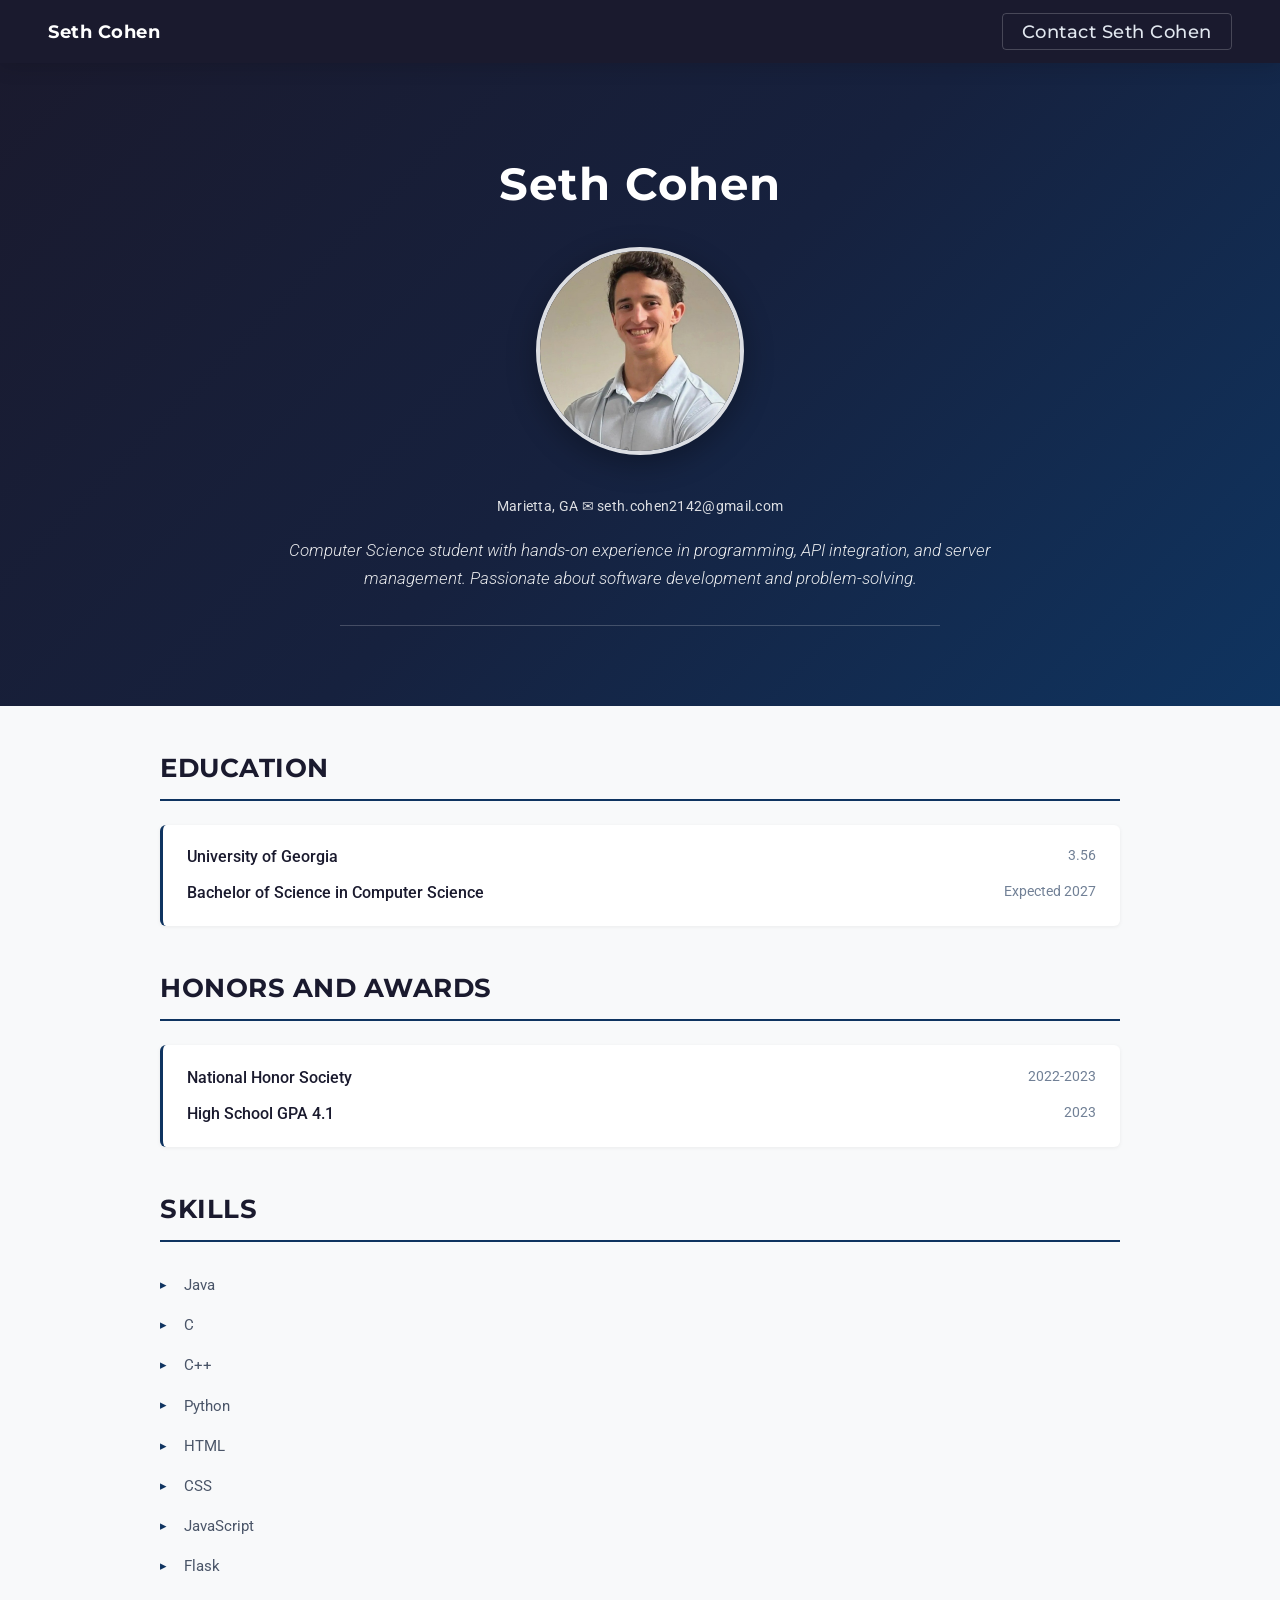
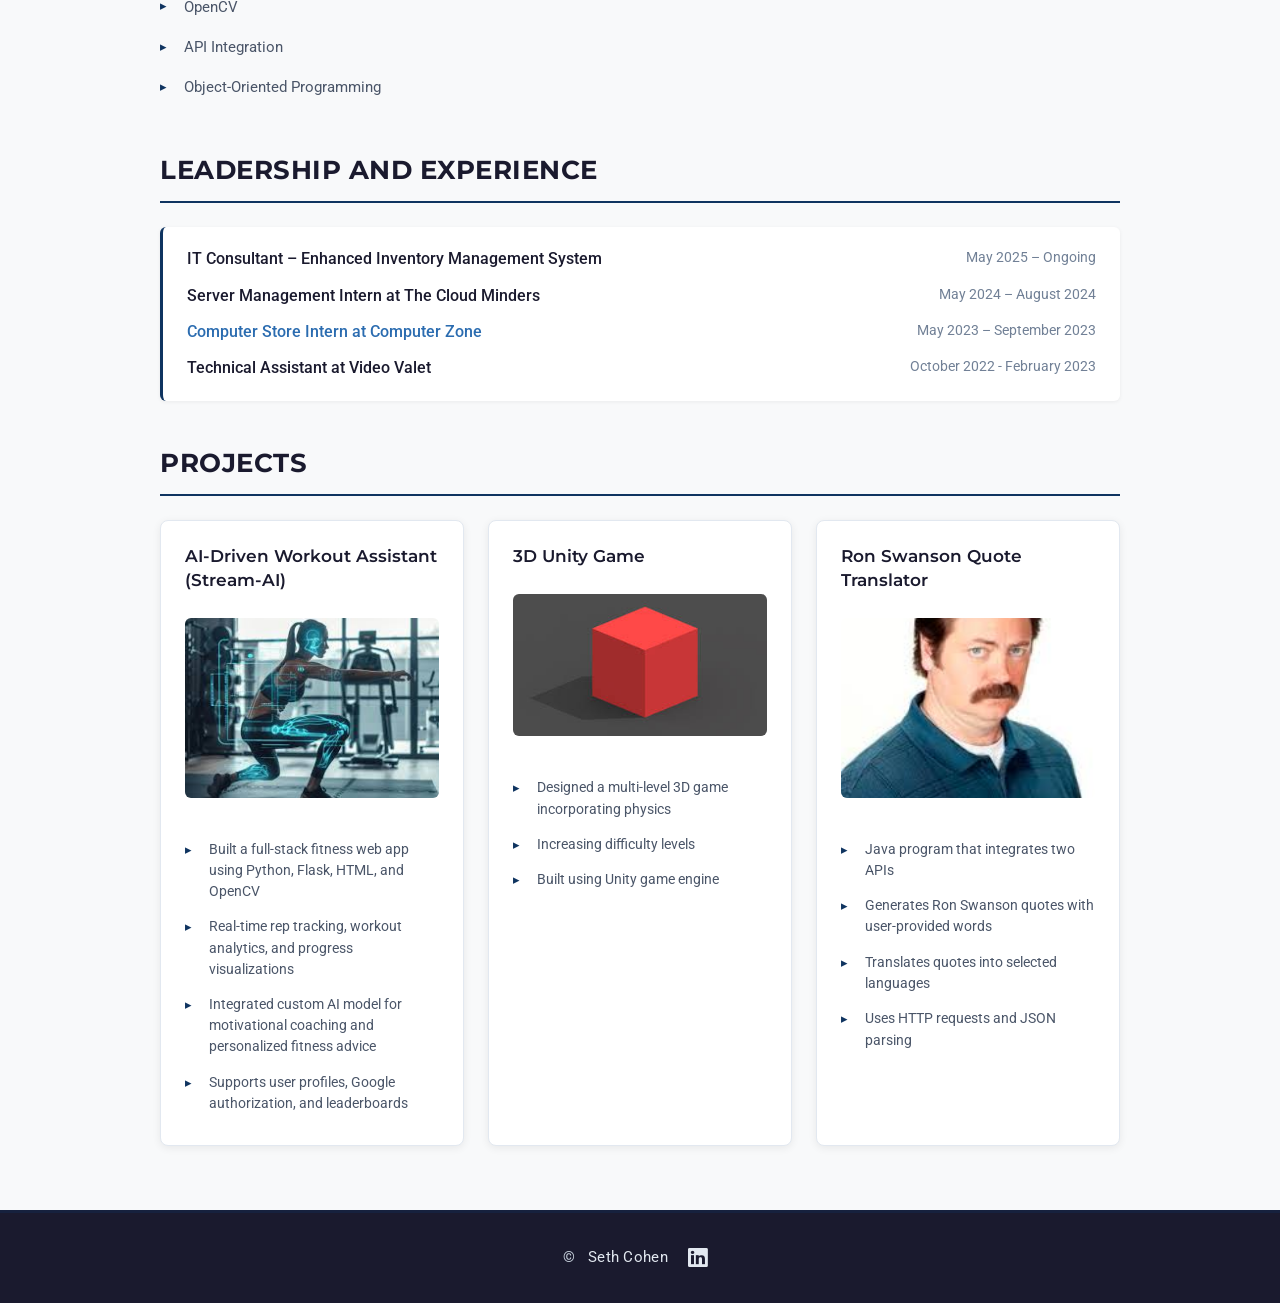
<file: index.html>
<!DOCTYPE html>
<html lang="en">
<head>
    <meta charset="UTF-8">
    <meta name="viewport" content="width=device-width, initial-scale=1.0">
    <link rel="stylesheet" href="css/style.css" />
    <link rel="stylesheet" href="https://cdnjs.cloudflare.com/ajax/libs/font-awesome/6.4.0/css/all.min.css">
    <title>Seth Cohen</title>
</head>
<body>
    <!-- Navigation Section -->
    <nav>
        <p>Seth Cohen</p>
        <p><a href="contact.html">Contact Seth Cohen</a></p>
    </nav>

    <!-- Profile Information -->
    <header>
        <h1>Seth Cohen</h1>
        <img src="images/headshot.jpg" alt="Seth Cohen headshot" width="200">
        <p class="address">Marietta, GA &#9993; seth.cohen2142@gmail.com</p>
        <p class="tagline">Computer Science student with hands-on experience in programming, API integration, and server management. Passionate about software development and problem-solving.</p>
        <hr>
    </header>

    <!-- Education Section -->
    <section>
        <h2>Education</h2>
        <dl>
            <dt>University of Georgia</dt>
            <dd>3.56</dd>
            <dt>Bachelor of Science in Computer Science</dt>
            <dd>Expected 2027</dd>
        </dl>
    </section>

    <!-- Honors and Awards Section -->
    <section>
        <h2>Honors and Awards</h2>
        <dl>
            <dt>National Honor Society</dt>
            <dd>2022-2023</dd>
            <dt>High School GPA 4.1</dt>
            <dd>2023</dd>
        </dl>
    </section>

    <!-- Skills Section -->
    <section>
        <h2>Skills</h2>
        <ul>
            <li>Java</li>
            <li>C</li>
            <li>C++</li>
            <li>Python</li>
            <li>HTML</li>
            <li>CSS</li>
            <li>JavaScript</li>
            <li>Flask</li>
            <li>OpenCV</li>
            <li>API Integration</li>
            <li>Object-Oriented Programming</li>
        </ul>
    </section>

    <!-- Leadership and Experience Section -->
    <section>
        <h2>Leadership and Experience</h2>
        <dl>
            <dt>IT Consultant – Enhanced Inventory Management System</dt>
            <dd>May 2025 – Ongoing</dd>
            <dt>Server Management Intern at The Cloud Minders</dt>
            <dd>May 2024 – August 2024</dd>
            <dt><a href="https://computerzoneatlanta.com/" target="_blank">Computer Store Intern at Computer Zone</a></dt>
            <dd>May 2023 – September 2023</dd>
            <dt>Technical Assistant at Video Valet</dt>
            <dd>October 2022 - February 2023</dd>
        </dl>
    </section>

    <!-- Projects Section -->
    <section>
        <h2>Projects</h2>
        
        <div class="three-col">
            <div class="card">
                <h3>AI-Driven Workout Assistant (Stream-AI)</h3>
                <img src="images/streamai.jpg" alt="Stream AI Workout Assistant project" width="300">
                <ul>
                    <li>Built a full-stack fitness web app using Python, Flask, HTML, and OpenCV</li>
                    <li>Real-time rep tracking, workout analytics, and progress visualizations</li>
                    <li>Integrated custom AI model for motivational coaching and personalized fitness advice</li>
                    <li>Supports user profiles, Google authorization, and leaderboards</li>
                </ul>
            </div>

            <div class="card">
                <h3>3D Unity Game</h3>
                <img src="images/cube_game.jpg" alt="3D Unity Game project" width="300">
                <ul>
                    <li>Designed a multi-level 3D game incorporating physics</li>
                    <li>Increasing difficulty levels</li>
                    <li>Built using Unity game engine</li>
                </ul>
            </div>

            <div class="card">
                <h3>Ron Swanson Quote Translator</h3>
                <img src="images/ron_translator.jpg" alt="Ron Swanson Translator project" width="300">
                <ul>
                    <li>Java program that integrates two APIs</li>
                    <li>Generates Ron Swanson quotes with user-provided words</li>
                    <li>Translates quotes into selected languages</li>
                    <li>Uses HTTP requests and JSON parsing</li>
                </ul>
            </div>
        </div>
    </section>

    <!-- Footer Section -->
    <footer>
        <p>&copy; <a href="contact.html">Seth Cohen</a> <a href="https://www.linkedin.com/in/sethcohen2005/" target="_blank"><i class="fab fa-linkedin"></i></a></p>
    </footer>
</body>
</html>
</file>
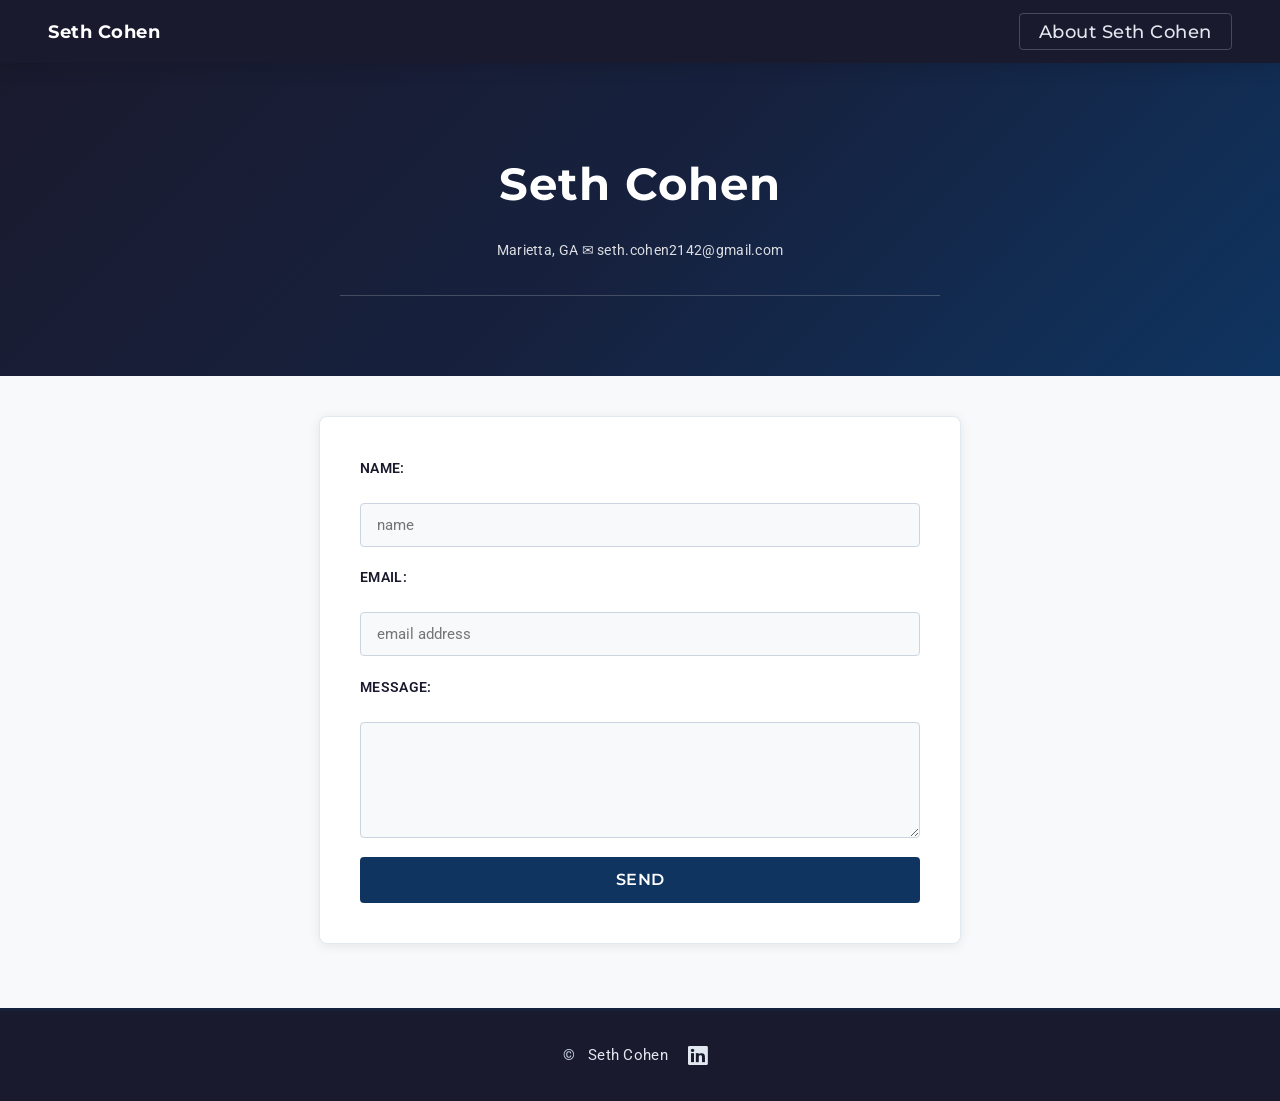
<file: contact.html>
<!DOCTYPE html>
<html lang="en">
<head>
    <meta charset="UTF-8">
    <meta name="viewport" content="width=device-width, initial-scale=1.0">
    <link rel="stylesheet" href="css/style.css" />
    <link rel="stylesheet" href="https://cdnjs.cloudflare.com/ajax/libs/font-awesome/6.4.0/css/all.min.css">
    <title>Seth Cohen</title>
</head>
<body>
    <!-- Navigation Section -->
    <nav>
        <p>Seth Cohen</p>
        <p><a href="index.html">About Seth Cohen</a></p>
    </nav>

    <!-- Profile Information -->
    <header>
        <h1>Seth Cohen</h1>
        <p class="address">Marietta, GA &#9993; seth.cohen2142@gmail.com</p>
        <hr>
    </header>

    <!-- Form Section -->
    <section class="one-col">
        <form method="POST" action="https://formsubmit.co/64137496b5ee6c5776d9f47071d8f85f">
            <label for="name">Name:</label>
            <input type="text" id="name" name="name" placeholder="name" required>
            
            <label for="email">Email:</label>
            <input type="email" id="email" name="email" placeholder="email address" required>
            
            <label for="message">Message:</label>
            <textarea id="message" name="message" rows="5" cols="40"></textarea>
            
            <button type="submit">Send</button>
        </form>
    </section>

    <!-- Footer Section -->
    <footer>
        <p>&copy; <a href="index.html">Seth Cohen</a> <a href="https://www.linkedin.com/in/sethcohen2005/" target="_blank"><i class="fab fa-linkedin"></i></a></p>
    </footer>
</body>
</html>
</file>
<file: css/style.css>
/* Import Google Fonts */
@import url('https://fonts.googleapis.com/css2?family=Roboto:wght@300;400;500;700&family=Montserrat:wght@400;600;700&display=swap');

/* Body - Remove default margins */
body {
  margin: 0;
  padding: 0;
  font-family: 'Roboto', sans-serif;
  line-height: 1.7;
  color: #2d3436;
  background-color: #f8f9fa;
}

/****************   Nav Section **********************/
nav {
  background-color: #1a1a2e;
  color: white;
  padding: 1rem 3rem;
  box-shadow: 0 2px 20px rgba(0, 0, 0, 0.15);
  display: flex;
  justify-content: space-between;
  align-items: center;
  position: sticky;
  top: 0;
  z-index: 100;
}

nav p {
  margin: 0;
  font-family: 'Montserrat', sans-serif;
  font-weight: 700;
  font-size: 1.15rem;
  letter-spacing: 0.5px;
}

nav a {
  color: #e2e8f0;
  text-decoration: none;
  font-weight: 500;
  padding: 0.4rem 1.2rem;
  border: 1px solid rgba(255, 255, 255, 0.2);
  border-radius: 4px;
  transition: all 0.3s ease;
}

nav a:hover {
  color: #ffffff;
  background-color: rgba(255, 255, 255, 0.1);
  border-color: rgba(255, 255, 255, 0.5);
}

/***********************  Footer Section   **************************/
footer {
  background-color: #1a1a2e;
  color: #cbd5e0;
  padding: 2rem;
  margin-top: 4rem;
  text-align: center;
  display: flex;
  justify-content: center;
  align-items: center;
  border-top: 3px solid #16213e;
}

footer p {
  margin: 0;
  font-size: 0.95rem;
  letter-spacing: 0.3px;
}

footer a {
  color: #e2e8f0;
  text-decoration: none;
  margin: 0 0.5rem;
  transition: color 0.3s ease;
}

footer a:hover {
  color: #63b3ed;
}

footer i {
  font-size: 1.4rem;
  vertical-align: middle;
}

/*********** Splash Page - Header ************************/
header {
  background: linear-gradient(135deg, #1a1a2e 0%, #16213e 50%, #0f3460 100%);
  color: white;
  text-align: center;
  padding: 4rem 2rem 3rem;
}

header h1 {
  font-family: 'Montserrat', sans-serif;
  font-size: 2.8rem;
  font-weight: 700;
  color: #ffffff;
  margin: 1.2rem 0 0.5rem;
  letter-spacing: 1px;
}

header img {
  border-radius: 50%;
  border: 4px solid rgba(255, 255, 255, 0.85);
  box-shadow: 0 8px 30px rgba(0, 0, 0, 0.3);
  margin: 1rem 0;
  max-width: 200px;
  height: auto;
  transition: transform 0.3s ease;
}

header img:hover {
  transform: scale(1.03);
}

.address {
  font-size: 0.9rem;
  margin: 1rem auto;
  opacity: 0.85;
  letter-spacing: 0.3px;
  max-width: 700px;
}

.tagline {
  font-size: 1.05rem;
  font-style: italic;
  max-width: 750px;
  margin: 1rem auto;
  line-height: 1.7;
  opacity: 0.9;
  font-weight: 300;
}

/************* Sections ********************/
hr {
  border: none;
  height: 1px;
  background: rgba(255, 255, 255, 0.2);
  margin: 2rem auto;
  max-width: 600px;
}

section {
  max-width: 960px;
  margin: 2.5rem auto;
  padding: 0 2rem;
}

section h2 {
  font-family: 'Montserrat', sans-serif;
  color: #1a1a2e;
  font-size: 1.6rem;
  font-weight: 700;
  margin-bottom: 1.5rem;
  padding-bottom: 0.6rem;
  border-bottom: 2px solid #0f3460;
  letter-spacing: 0.5px;
  text-transform: uppercase;
}

section h3 {
  font-family: 'Montserrat', sans-serif;
  color: #16213e;
  font-size: 1.2rem;
  font-weight: 600;
  margin-top: 0.5rem;
  margin-bottom: 0.8rem;
}

section dl {
  display: grid;
  grid-template-columns: 1fr auto;
  gap: 0.6rem 2rem;
  margin: 1rem 0;
  padding: 1.2rem 1.5rem;
  background: #ffffff;
  border-radius: 6px;
  box-shadow: 0 1px 4px rgba(0, 0, 0, 0.06);
  border-left: 3px solid #0f3460;
}

section dt {
  font-weight: 500;
  color: #1a1a2e;
  font-size: 0.98rem;
}

section dd {
  color: #718096;
  margin: 0;
  text-align: right;
  font-size: 0.9rem;
  font-weight: 400;
}

section ul {
  list-style-type: none;
  padding-left: 0;
  margin: 0;
}

section ul li {
  padding: 0.45rem 0;
  padding-left: 1.5rem;
  position: relative;
  font-size: 0.95rem;
  color: #4a5568;
}

section ul li:before {
  content: "\25B8";
  color: #0f3460;
  font-size: 0.8rem;
  position: absolute;
  left: 0;
  top: 0.5rem;
}

section a {
  color: #2b6cb0;
  text-decoration: none;
  font-weight: 500;
  transition: color 0.25s ease;
}

section a:hover {
  color: #0f3460;
  text-decoration: underline;
}

/**************   Projects - Three Column Cards   *****************/
.three-col {
  display: grid;
  grid-template-columns: repeat(3, 1fr);
  gap: 1.5rem;
  margin-top: 1.5rem;
}

.card {
  background: #ffffff;
  border-radius: 8px;
  padding: 1.5rem;
  box-shadow: 0 2px 8px rgba(0, 0, 0, 0.07);
  transition: transform 0.25s ease, box-shadow 0.25s ease;
  border: 1px solid #e2e8f0;
}

.card:hover {
  transform: translateY(-4px);
  box-shadow: 0 8px 24px rgba(0, 0, 0, 0.1);
}

.card h3 {
  margin-top: 0;
  color: #1a1a2e;
  font-size: 1.05rem;
  line-height: 1.4;
}

.card img {
  width: 100%;
  height: auto;
  border-radius: 6px;
  margin: 0.8rem 0;
  object-fit: cover;
  max-height: 180px;
}

.card ul {
  margin-top: 0.8rem;
}

.card ul li {
  font-size: 0.88rem;
  line-height: 1.5;
}

/**************   Responsiveness   *****************/
@media (max-width: 680px) {
    nav {
      flex-direction: column;
      text-align: center;
      gap: 0.8rem;
      padding: 1rem 1.5rem;
    }

    .three-col {
      grid-template-columns: 1fr;
    }

    header h1 {
      font-size: 2rem;
    }

    header {
      padding: 2.5rem 1.5rem 2rem;
    }

    section {
      padding: 0 1rem;
    }

    section h2 {
      font-size: 1.3rem;
    }

    section dl {
      grid-template-columns: 1fr;
      gap: 0.25rem;
      padding: 1rem;
    }

    section dd {
      text-align: left;
      margin-bottom: 0.8rem;
    }

    .one-col {
      margin: 1.5rem 1rem;
    }
}

/**************   Contact Page   *****************/
.one-col {
  max-width: 560px;
  margin: 2.5rem auto;
  padding: 2.5rem;
  background: #ffffff;
  border-radius: 8px;
  box-shadow: 0 2px 12px rgba(0, 0, 0, 0.08);
  border: 1px solid #e2e8f0;
}

.one-col form {
  display: flex;
  flex-direction: column;
  gap: 1.2rem;
}

.one-col label {
  font-weight: 600;
  color: #1a1a2e;
  font-size: 0.9rem;
  letter-spacing: 0.3px;
  text-transform: uppercase;
  margin-bottom: 0.15rem;
}

input {
  padding: 0.75rem 1rem;
  border: 1px solid #cbd5e0;
  border-radius: 4px;
  font-size: 0.95rem;
  font-family: 'Roboto', sans-serif;
  background: #f8f9fa;
  transition: border-color 0.25s ease, background-color 0.25s ease;
}

input:focus {
  outline: none;
  border-color: #0f3460;
  background: #ffffff;
}

textarea {
  padding: 0.75rem 1rem;
  border: 1px solid #cbd5e0;
  border-radius: 4px;
  font-size: 0.95rem;
  font-family: 'Roboto', sans-serif;
  background: #f8f9fa;
  resize: vertical;
  transition: border-color 0.25s ease, background-color 0.25s ease;
}

textarea:focus {
  outline: none;
  border-color: #0f3460;
  background: #ffffff;
}

button {
  background-color: #0f3460;
  color: white;
  padding: 0.85rem;
  border: none;
  border-radius: 4px;
  font-size: 1rem;
  font-weight: 600;
  font-family: 'Montserrat', sans-serif;
  cursor: pointer;
  letter-spacing: 0.5px;
  text-transform: uppercase;
  transition: background-color 0.25s ease;
}

button:hover {
  background-color: #1a1a2e;
}
</file>
